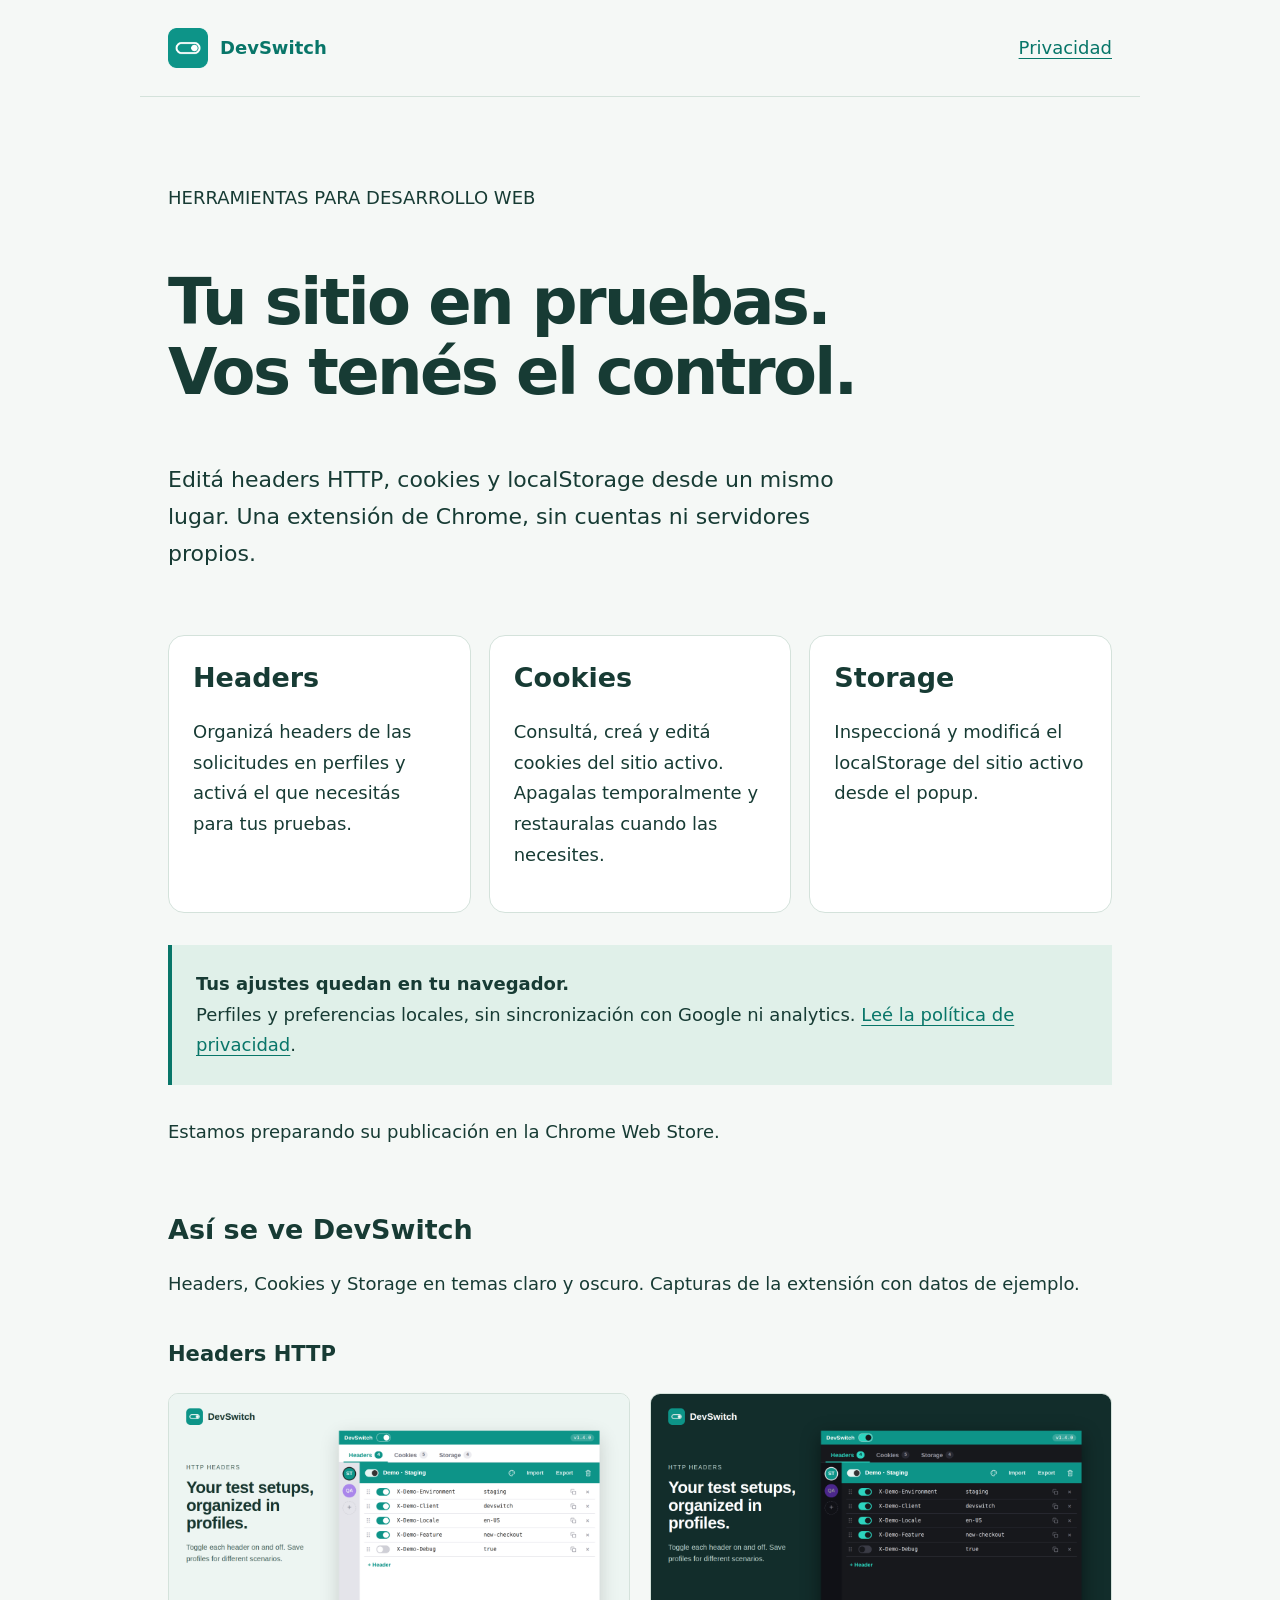
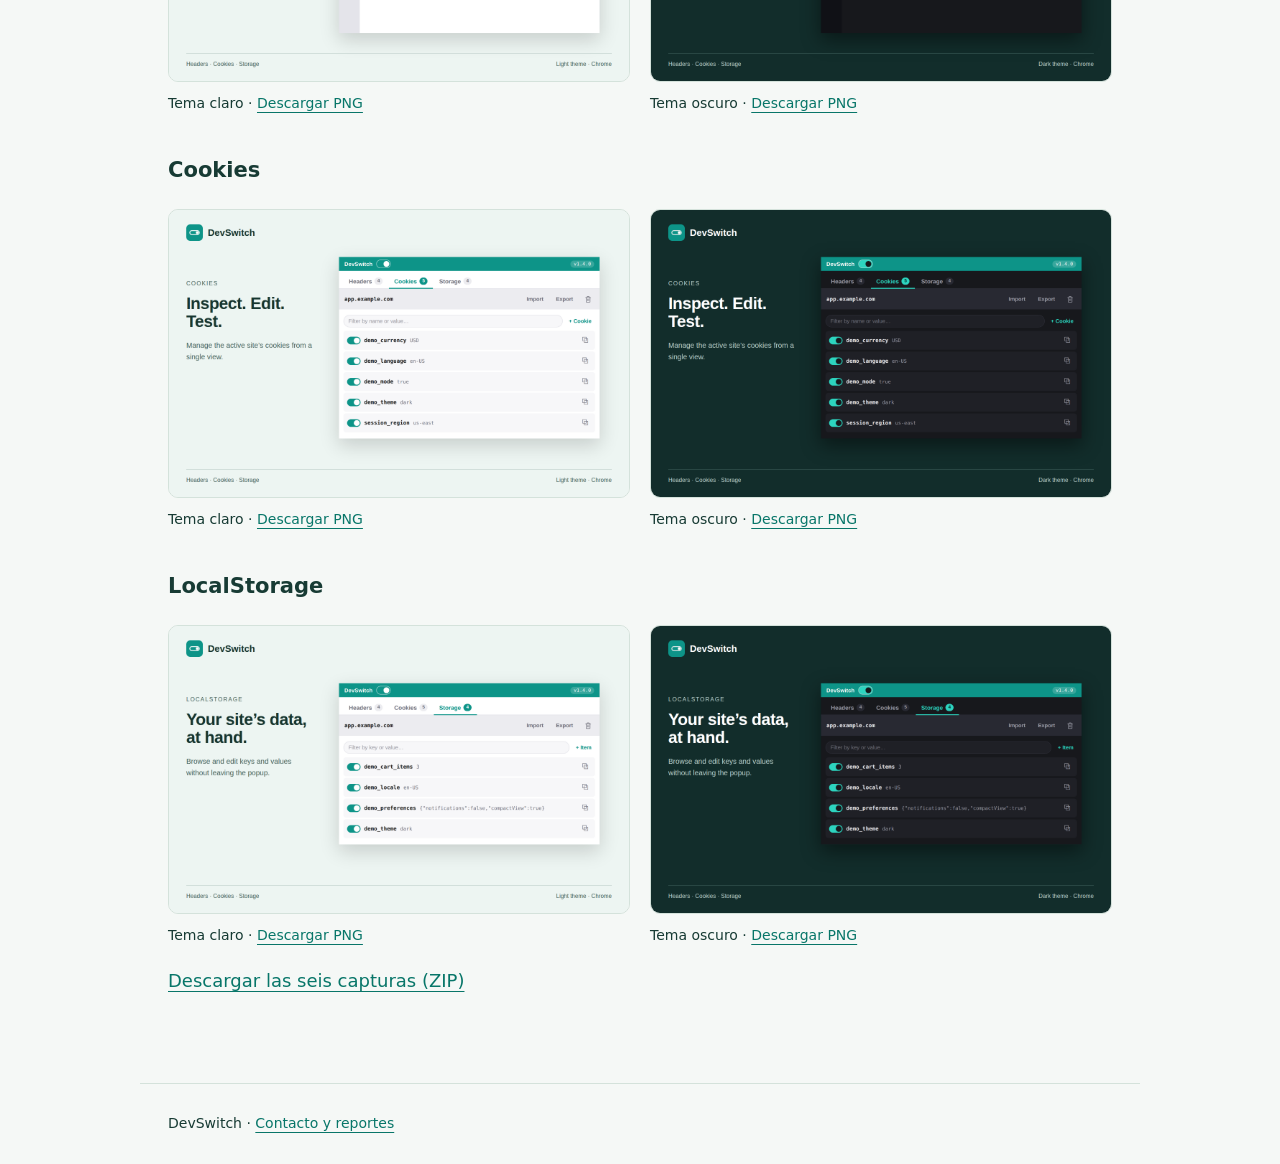
<file: index.html>
<!doctype html><html lang="es"><head><meta charset="utf-8"><meta name="viewport" content="width=device-width, initial-scale=1"><title>Herramientas para tu navegador — DevSwitch</title><meta name="description" content="Headers HTTP, cookies y localStorage en una extensión de Chrome. Funciones y privacidad de DevSwitch."><link rel="icon" href="./icon.png"><link rel="stylesheet" href="./style.css"></head><body><header><a class="brand" href="./"><img src="./icon.png" alt="">DevSwitch</a><a href="./privacy/">Privacidad</a></header><main class="home"><section class="hero"><p>HERRAMIENTAS PARA DESARROLLO WEB</p><h1>Tu sitio en pruebas.<br>Vos tenés el control.</h1><p class="intro">Editá headers HTTP, cookies y localStorage desde un mismo lugar. Una extensión de Chrome, sin cuentas ni servidores propios.</p></section><section class="cards" aria-label="Funciones"><article class="card"><h2>Headers</h2><p>Organizá headers de las solicitudes en perfiles y activá el que necesitás para tus pruebas.</p></article><article class="card"><h2>Cookies</h2><p>Consultá, creá y editá cookies del sitio activo. Apagalas temporalmente y restauralas cuando las necesites.</p></article><article class="card"><h2>Storage</h2><p>Inspeccioná y modificá el localStorage del sitio activo desde el popup.</p></article></section><aside class="note"><strong>Tus ajustes quedan en tu navegador.</strong><br>Perfiles y preferencias locales, sin sincronización con Google ni analytics. <a href="./privacy/">Leé la política de privacidad</a>.</aside><p>Estamos preparando su publicación en la Chrome Web Store.</p><section id="capturas" class="gallery"><h2>Así se ve DevSwitch</h2><p>Headers, Cookies y Storage en temas claro y oscuro. Capturas de la extensión con datos de ejemplo.</p><h3>Headers HTTP</h3><div class="gallery-pair"><figure><a href="./screenshots/store/headers-light.png" target="_blank" rel="noopener"><img src="./screenshots/store/headers-light.png" width="1280" height="800" loading="lazy" alt="DevSwitch: Headers HTTP, tema claro"></a><figcaption>Tema claro · <a href="./screenshots/store/headers-light.png" download>Descargar PNG</a></figcaption></figure><figure><a href="./screenshots/store/headers-dark.png" target="_blank" rel="noopener"><img src="./screenshots/store/headers-dark.png" width="1280" height="800" loading="lazy" alt="DevSwitch: Headers HTTP, tema oscuro"></a><figcaption>Tema oscuro · <a href="./screenshots/store/headers-dark.png" download>Descargar PNG</a></figcaption></figure></div><h3>Cookies</h3><div class="gallery-pair"><figure><a href="./screenshots/store/cookies-light.png" target="_blank" rel="noopener"><img src="./screenshots/store/cookies-light.png" width="1280" height="800" loading="lazy" alt="DevSwitch: Cookies, tema claro"></a><figcaption>Tema claro · <a href="./screenshots/store/cookies-light.png" download>Descargar PNG</a></figcaption></figure><figure><a href="./screenshots/store/cookies-dark.png" target="_blank" rel="noopener"><img src="./screenshots/store/cookies-dark.png" width="1280" height="800" loading="lazy" alt="DevSwitch: Cookies, tema oscuro"></a><figcaption>Tema oscuro · <a href="./screenshots/store/cookies-dark.png" download>Descargar PNG</a></figcaption></figure></div><h3>LocalStorage</h3><div class="gallery-pair"><figure><a href="./screenshots/store/storage-light.png" target="_blank" rel="noopener"><img src="./screenshots/store/storage-light.png" width="1280" height="800" loading="lazy" alt="DevSwitch: LocalStorage, tema claro"></a><figcaption>Tema claro · <a href="./screenshots/store/storage-light.png" download>Descargar PNG</a></figcaption></figure><figure><a href="./screenshots/store/storage-dark.png" target="_blank" rel="noopener"><img src="./screenshots/store/storage-dark.png" width="1280" height="800" loading="lazy" alt="DevSwitch: LocalStorage, tema oscuro"></a><figcaption>Tema oscuro · <a href="./screenshots/store/storage-dark.png" download>Descargar PNG</a></figcaption></figure></div><p><a href="./screenshots/devswitch-capturas-1280x800.zip" download>Descargar las seis capturas (ZIP)</a></p></section></main><footer>DevSwitch · <a href="https://github.com/jorgebarcos/devswitch-site/issues">Contacto y reportes</a></footer></body></html>
</file>
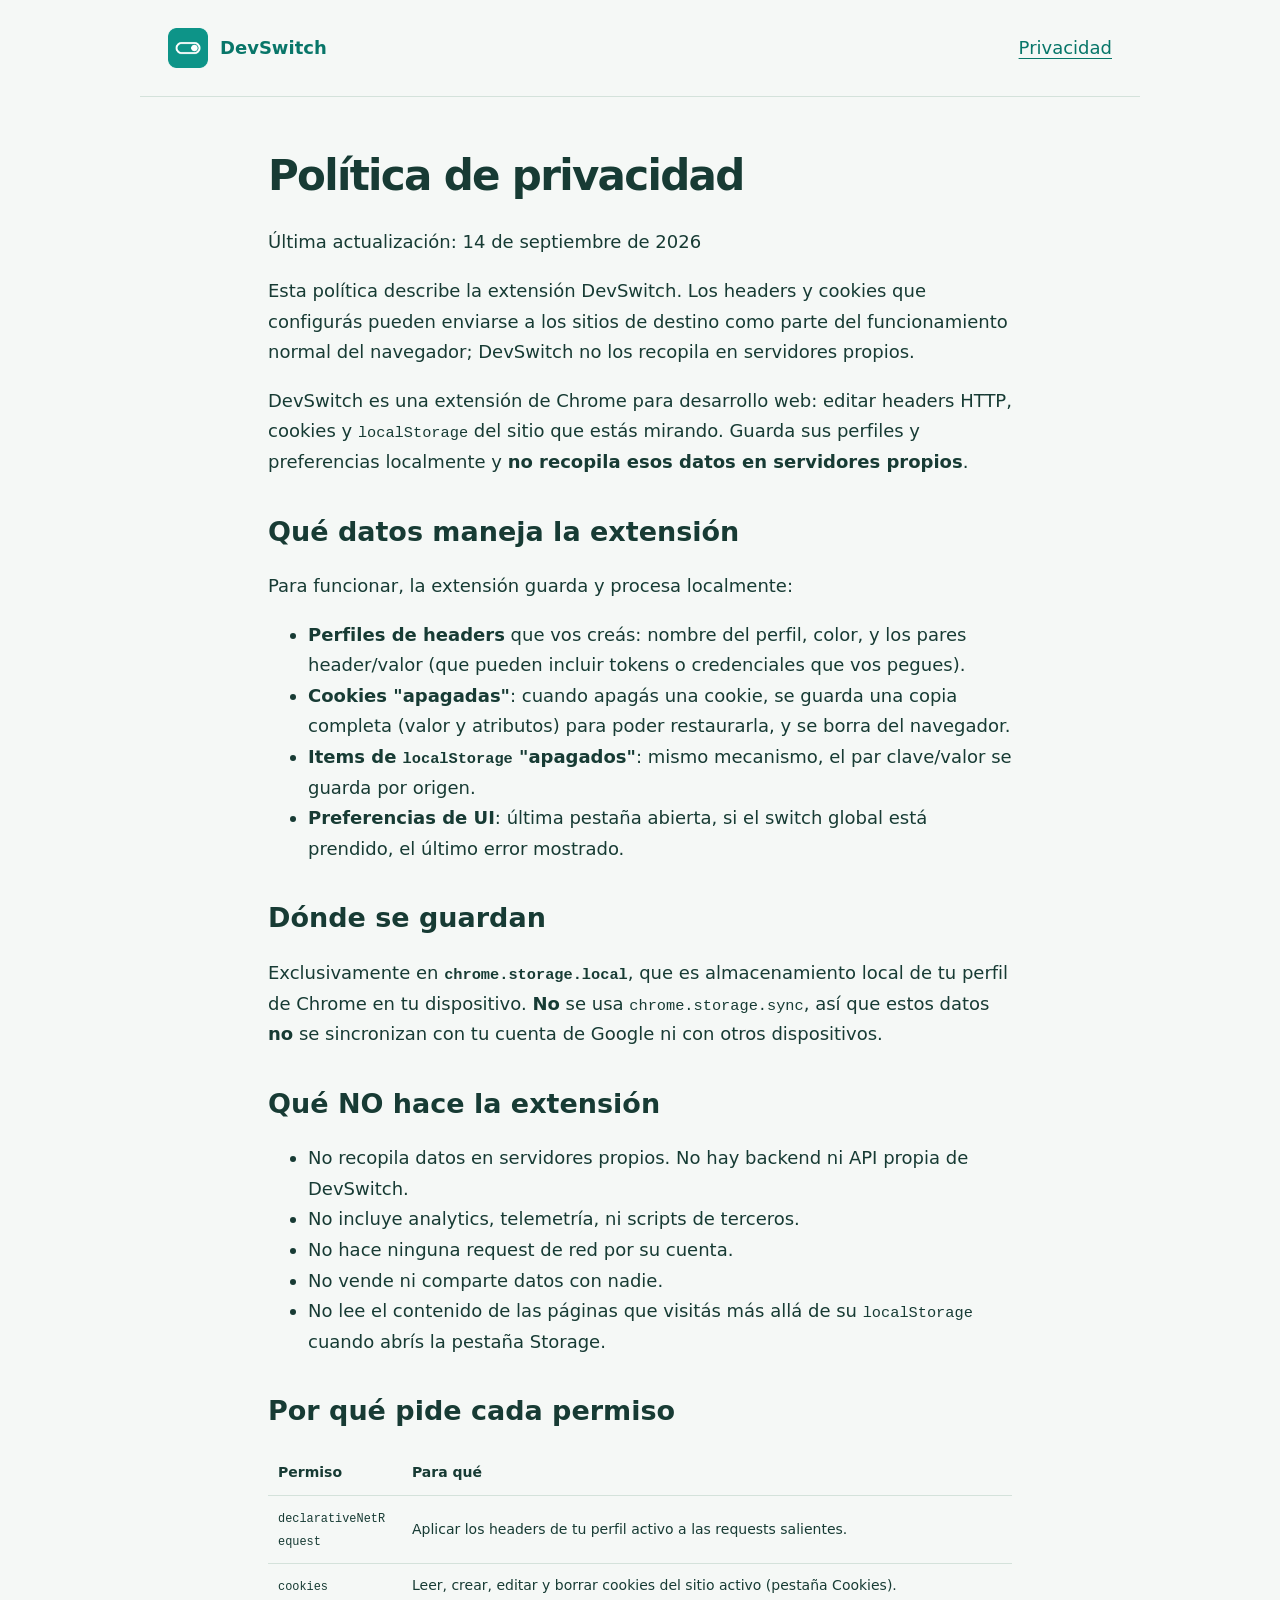
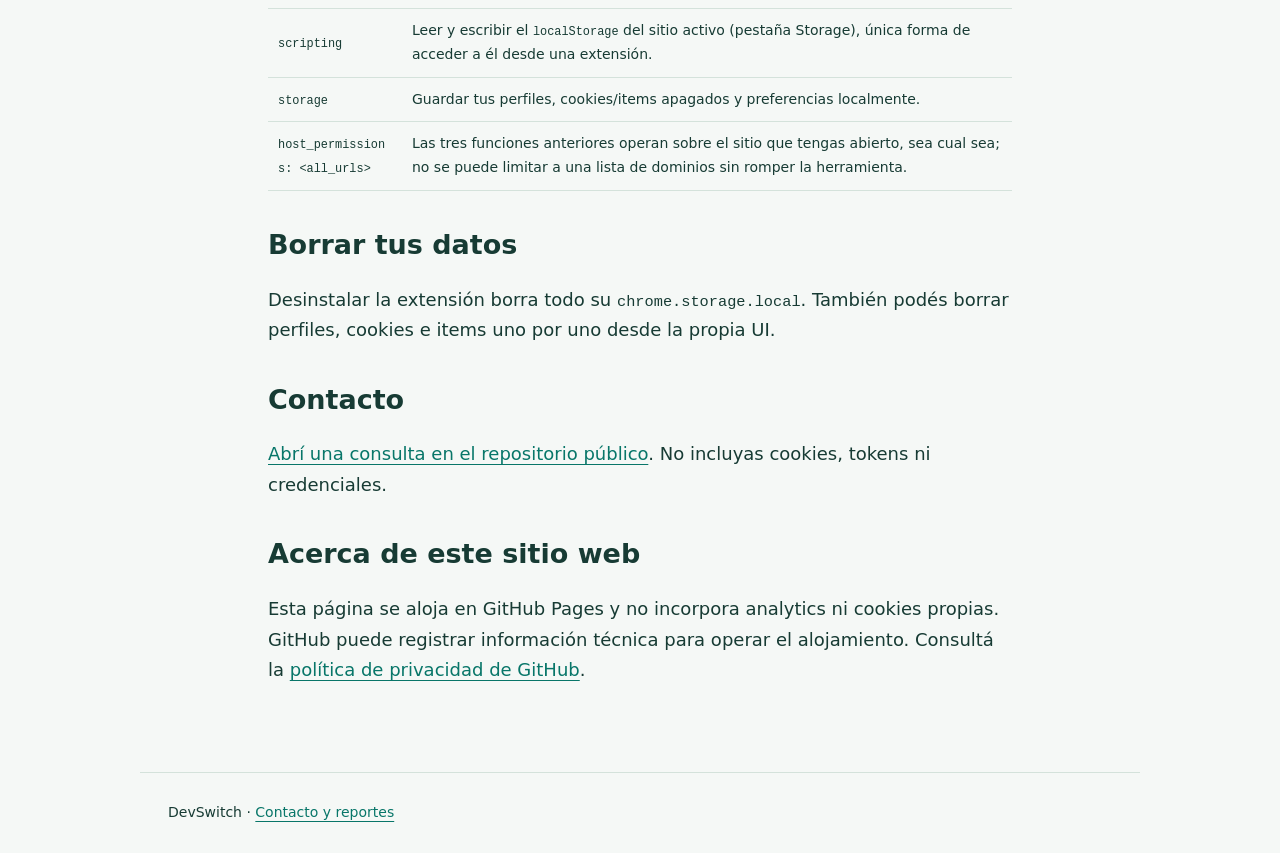
<file: privacy/index.html>
<!doctype html><html lang="es"><head><meta charset="utf-8"><meta name="viewport" content="width=device-width, initial-scale=1"><title>Política de privacidad — DevSwitch</title><meta name="description" content="Headers HTTP, cookies y localStorage en una extensión de Chrome. Funciones y privacidad de DevSwitch."><link rel="icon" href="../icon.png"><link rel="stylesheet" href="../style.css"></head><body><header><a class="brand" href="../"><img src="../icon.png" alt="">DevSwitch</a><a href="../privacy/">Privacidad</a></header><main class="policy"><h1>Política de privacidad</h1><p>Última actualización: 14 de septiembre de 2026</p><p>Esta política describe la extensión DevSwitch. Los headers y cookies que configurás pueden enviarse a los sitios de destino como parte del funcionamiento normal del navegador; DevSwitch no los recopila en servidores propios.</p><p>DevSwitch es una extensión de Chrome para desarrollo web: editar headers HTTP, cookies y <code>localStorage</code> del sitio que estás mirando. Guarda sus perfiles y preferencias localmente y <strong>no recopila esos datos en servidores propios</strong>.</p><h2>Qué datos maneja la extensión</h2><p>Para funcionar, la extensión guarda y procesa localmente:</p><ul><li><strong>Perfiles de headers</strong> que vos creás: nombre del perfil, color, y los pares   header/valor (que pueden incluir tokens o credenciales que vos pegues).</li><li><strong>Cookies &quot;apagadas&quot;</strong>: cuando apagás una cookie, se guarda una copia completa   (valor y atributos) para poder restaurarla, y se borra del navegador.</li><li><strong>Items de <code>localStorage</code> &quot;apagados&quot;</strong>: mismo mecanismo, el par clave/valor se   guarda por origen.</li><li><strong>Preferencias de UI</strong>: última pestaña abierta, si el switch global está   prendido, el último error mostrado.</li></ul><h2>Dónde se guardan</h2><p>Exclusivamente en <strong><code>chrome.storage.local</code></strong>, que es almacenamiento local de tu perfil de Chrome en tu dispositivo. <strong>No</strong> se usa <code>chrome.storage.sync</code>, así que estos datos <strong>no</strong> se sincronizan con tu cuenta de Google ni con otros dispositivos.</p><h2>Qué NO hace la extensión</h2><ul><li>No recopila datos en servidores propios. No hay backend ni API propia de DevSwitch.</li><li>No incluye analytics, telemetría, ni scripts de terceros.</li><li>No hace ninguna request de red por su cuenta.</li><li>No vende ni comparte datos con nadie.</li><li>No lee el contenido de las páginas que visitás más allá de su <code>localStorage</code>   cuando abrís la pestaña Storage.</li></ul><h2>Por qué pide cada permiso</h2><table><thead><tr><th>Permiso</th><th>Para qué</th></tr></thead><tbody><tr><td><code>declarativeNetRequest</code></td><td>Aplicar los headers de tu perfil activo a las requests salientes.</td></tr><tr><td><code>cookies</code></td><td>Leer, crear, editar y borrar cookies del sitio activo (pestaña Cookies).</td></tr><tr><td><code>scripting</code></td><td>Leer y escribir el <code>localStorage</code> del sitio activo (pestaña Storage), única forma de acceder a él desde una extensión.</td></tr><tr><td><code>storage</code></td><td>Guardar tus perfiles, cookies/items apagados y preferencias localmente.</td></tr><tr><td><code>host_permissions: &lt;all_urls&gt;</code></td><td>Las tres funciones anteriores operan sobre el sitio que tengas abierto, sea cual sea; no se puede limitar a una lista de dominios sin romper la herramienta.</td></tr></tbody></table><h2>Borrar tus datos</h2><p>Desinstalar la extensión borra todo su <code>chrome.storage.local</code>. También podés borrar perfiles, cookies e items uno por uno desde la propia UI.</p><h2>Contacto</h2><p><a href="https://github.com/jorgebarcos/devswitch-site/issues">Abrí una consulta en el repositorio público</a>. No incluyas cookies, tokens ni credenciales.</p><h2>Acerca de este sitio web</h2><p>Esta página se aloja en GitHub Pages y no incorpora analytics ni cookies propias. GitHub puede registrar información técnica para operar el alojamiento. Consultá la <a href="https://docs.github.com/en/site-policy/privacy-policies/github-general-privacy-statement">política de privacidad de GitHub</a>.</p></main><footer>DevSwitch · <a href="https://github.com/jorgebarcos/devswitch-site/issues">Contacto y reportes</a></footer></body></html>
</file>
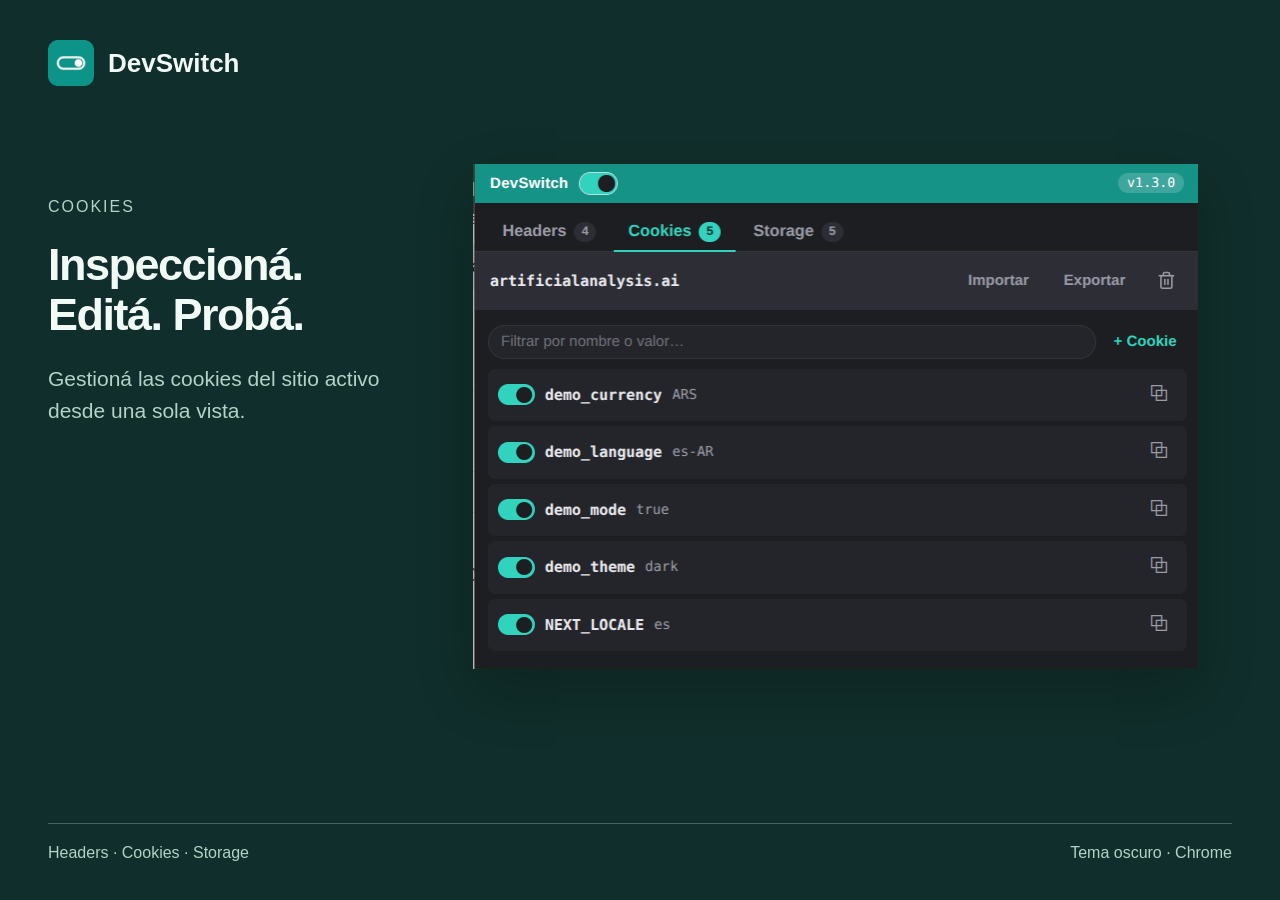
<file: screenshots/layouts/cookies-dark.html>
<!doctype html><html lang="es"><meta charset="utf-8"><title>DevSwitch · Cookies</title><style>*{box-sizing:border-box}html,body{margin:0;width:1280px;height:800px;overflow:hidden}body{background:#102e2b;color:#f2faf6;font-family:Arial,sans-serif}header{position:absolute;left:48px;top:40px;display:flex;align-items:center;gap:14px;font-size:26px;font-weight:bold}header img{width:46px;height:46px}.copy{position:absolute;left:48px;top:198px;width:344px}.label{font-size:16px;text-transform:uppercase;letter-spacing:2px;color:#b5d2c6}h1{font-size:45px;line-height:1.1;letter-spacing:-1.5px;margin:24px 0}p{font-size:21px;line-height:1.5;color:#b5d2c6}.screen{position:absolute;left:438px;top:132px;width:794px;height:568px;display:flex;align-items:center;justify-content:center}.screen img{max-width:100%;max-height:100%;width:auto;height:auto;box-shadow:0 22px 55px #0003}footer{position:absolute;bottom:38px;left:48px;right:48px;border-top:1px solid #b5d2c655;padding-top:20px;display:flex;justify-content:space-between;font-size:16px;color:#b5d2c6}</style><header><img src="../../icon.png" alt="">DevSwitch</header><div class="copy"><div class="label">Cookies</div><h1>Inspeccioná. Editá. Probá.</h1><p>Gestioná las cookies del sitio activo desde una sola vista.</p></div><div class="screen"><img src="../originals/cookies-dark.png" alt="Captura real de Cookies"></div><footer><span>Headers · Cookies · Storage</span><span>Tema oscuro · Chrome</span></footer></html>
</file>
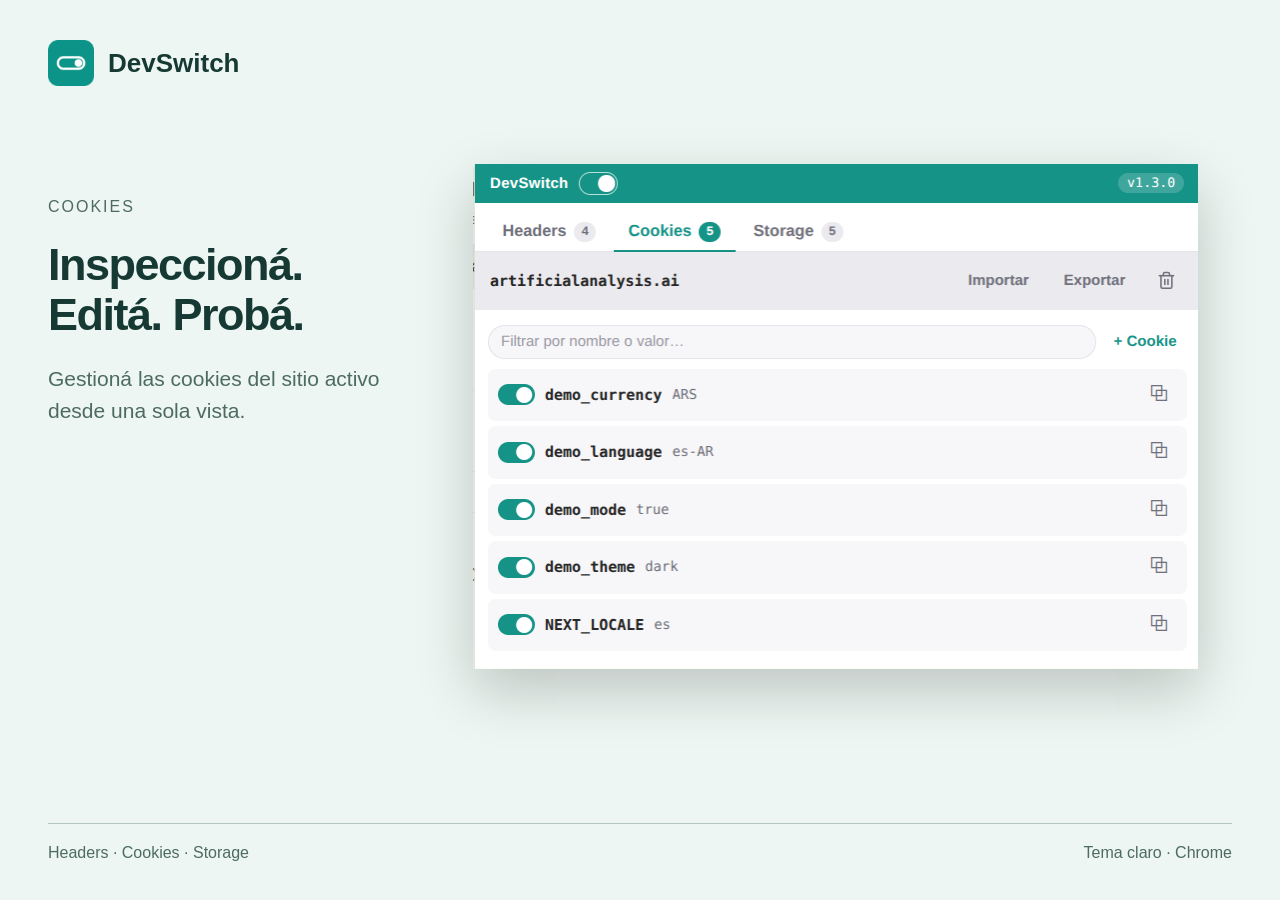
<file: screenshots/layouts/cookies-light.html>
<!doctype html><html lang="es"><meta charset="utf-8"><title>DevSwitch · Cookies</title><style>*{box-sizing:border-box}html,body{margin:0;width:1280px;height:800px;overflow:hidden}body{background:#edf6f2;color:#163a33;font-family:Arial,sans-serif}header{position:absolute;left:48px;top:40px;display:flex;align-items:center;gap:14px;font-size:26px;font-weight:bold}header img{width:46px;height:46px}.copy{position:absolute;left:48px;top:198px;width:344px}.label{font-size:16px;text-transform:uppercase;letter-spacing:2px;color:#4d6b60}h1{font-size:45px;line-height:1.1;letter-spacing:-1.5px;margin:24px 0}p{font-size:21px;line-height:1.5;color:#4d6b60}.screen{position:absolute;left:438px;top:132px;width:794px;height:568px;display:flex;align-items:center;justify-content:center}.screen img{max-width:100%;max-height:100%;width:auto;height:auto;box-shadow:0 22px 55px #0003}footer{position:absolute;bottom:38px;left:48px;right:48px;border-top:1px solid #4d6b6055;padding-top:20px;display:flex;justify-content:space-between;font-size:16px;color:#4d6b60}</style><header><img src="../../icon.png" alt="">DevSwitch</header><div class="copy"><div class="label">Cookies</div><h1>Inspeccioná. Editá. Probá.</h1><p>Gestioná las cookies del sitio activo desde una sola vista.</p></div><div class="screen"><img src="../originals/cookies-light.png" alt="Captura real de Cookies"></div><footer><span>Headers · Cookies · Storage</span><span>Tema claro · Chrome</span></footer></html>
</file>
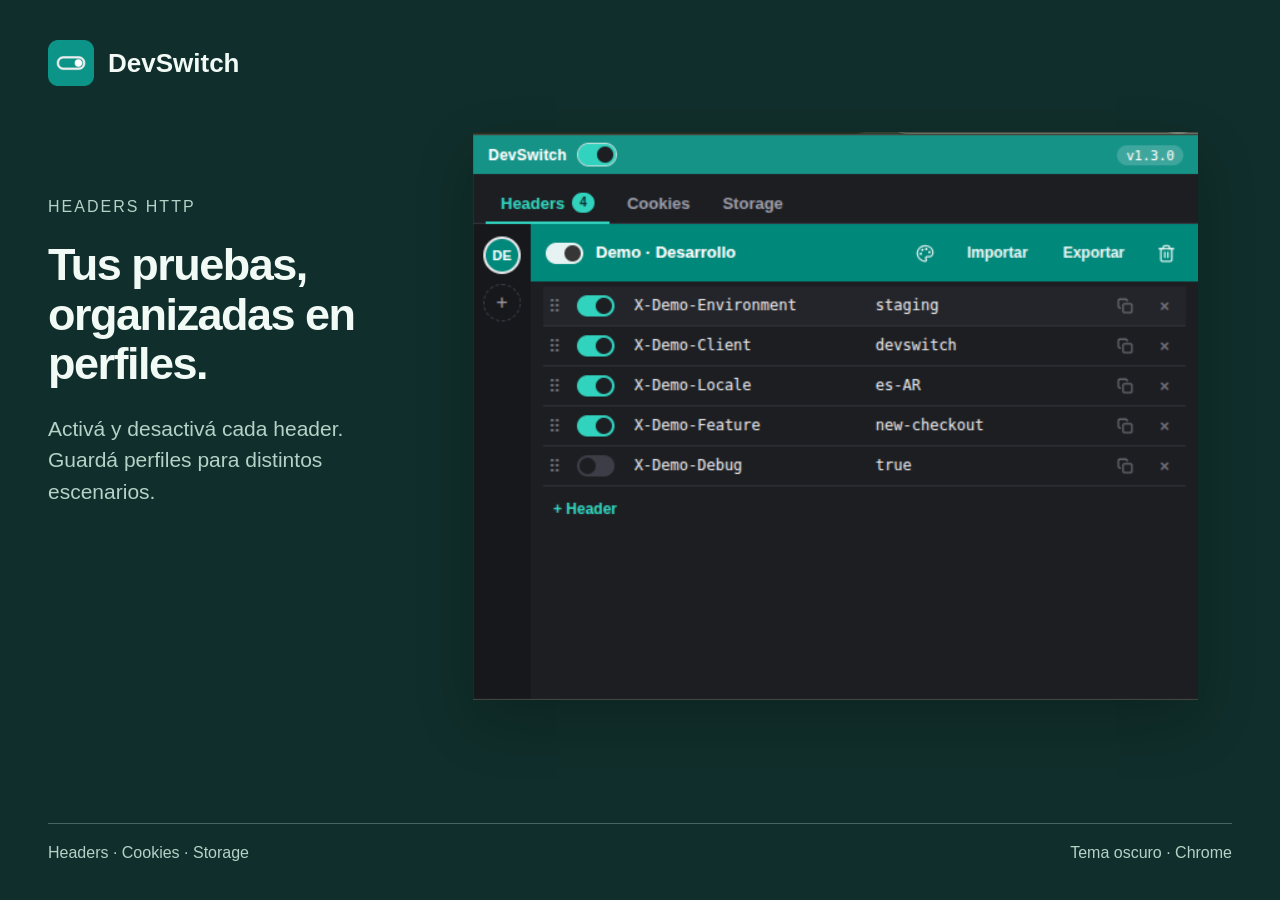
<file: screenshots/layouts/headers-dark.html>
<!doctype html><html lang="es"><meta charset="utf-8"><title>DevSwitch · Headers HTTP</title><style>*{box-sizing:border-box}html,body{margin:0;width:1280px;height:800px;overflow:hidden}body{background:#102e2b;color:#f2faf6;font-family:Arial,sans-serif}header{position:absolute;left:48px;top:40px;display:flex;align-items:center;gap:14px;font-size:26px;font-weight:bold}header img{width:46px;height:46px}.copy{position:absolute;left:48px;top:198px;width:344px}.label{font-size:16px;text-transform:uppercase;letter-spacing:2px;color:#b5d2c6}h1{font-size:45px;line-height:1.1;letter-spacing:-1.5px;margin:24px 0}p{font-size:21px;line-height:1.5;color:#b5d2c6}.screen{position:absolute;left:438px;top:132px;width:794px;height:568px;display:flex;align-items:center;justify-content:center}.screen img{max-width:100%;max-height:100%;width:auto;height:auto;box-shadow:0 22px 55px #0003}footer{position:absolute;bottom:38px;left:48px;right:48px;border-top:1px solid #b5d2c655;padding-top:20px;display:flex;justify-content:space-between;font-size:16px;color:#b5d2c6}</style><header><img src="../../icon.png" alt="">DevSwitch</header><div class="copy"><div class="label">Headers HTTP</div><h1>Tus pruebas, organizadas en perfiles.</h1><p>Activá y desactivá cada header. Guardá perfiles para distintos escenarios.</p></div><div class="screen"><img src="../originals/headers-dark.png" alt="Captura real de Headers HTTP"></div><footer><span>Headers · Cookies · Storage</span><span>Tema oscuro · Chrome</span></footer></html>
</file>
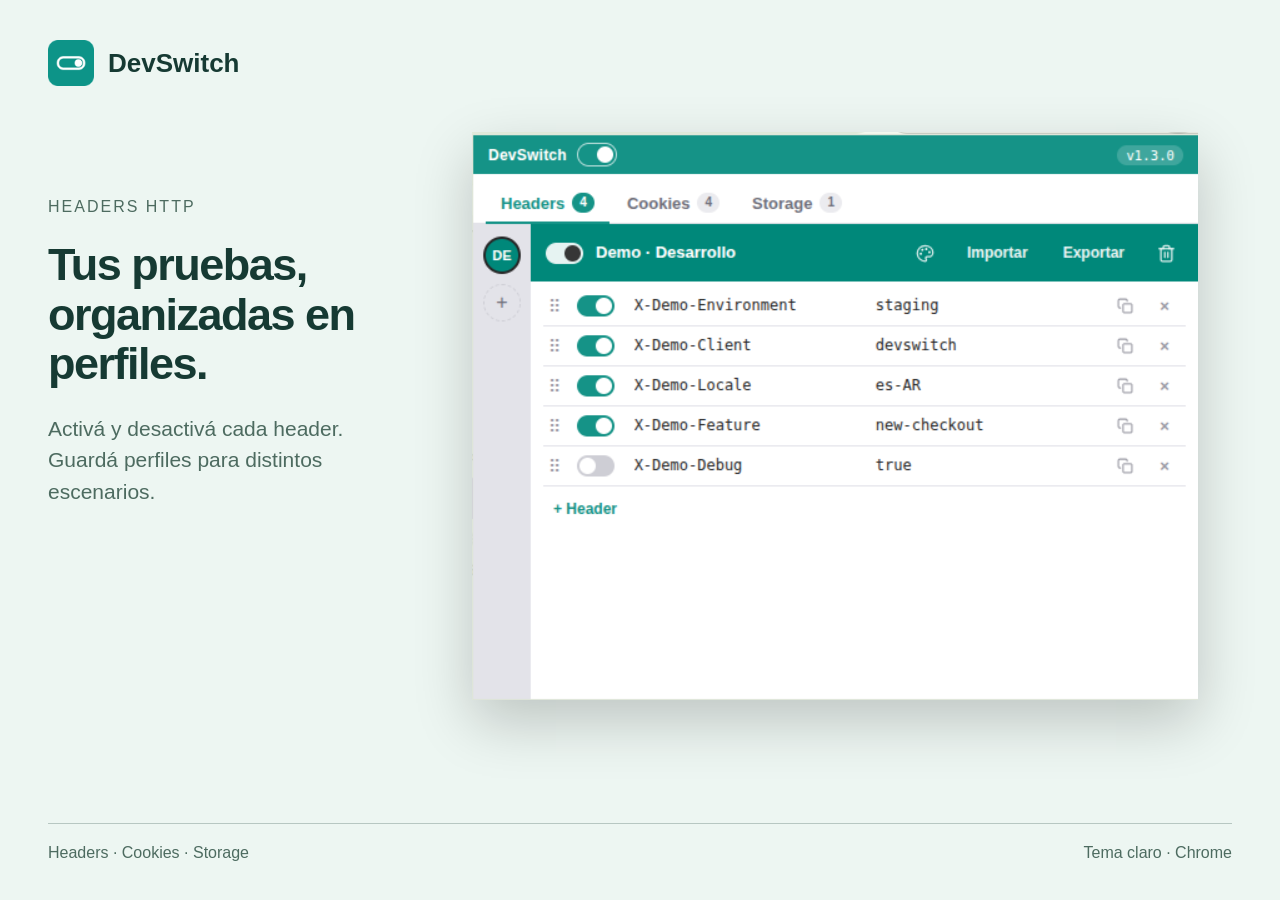
<file: screenshots/layouts/headers-light.html>
<!doctype html><html lang="es"><meta charset="utf-8"><title>DevSwitch · Headers HTTP</title><style>*{box-sizing:border-box}html,body{margin:0;width:1280px;height:800px;overflow:hidden}body{background:#edf6f2;color:#163a33;font-family:Arial,sans-serif}header{position:absolute;left:48px;top:40px;display:flex;align-items:center;gap:14px;font-size:26px;font-weight:bold}header img{width:46px;height:46px}.copy{position:absolute;left:48px;top:198px;width:344px}.label{font-size:16px;text-transform:uppercase;letter-spacing:2px;color:#4d6b60}h1{font-size:45px;line-height:1.1;letter-spacing:-1.5px;margin:24px 0}p{font-size:21px;line-height:1.5;color:#4d6b60}.screen{position:absolute;left:438px;top:132px;width:794px;height:568px;display:flex;align-items:center;justify-content:center}.screen img{max-width:100%;max-height:100%;width:auto;height:auto;box-shadow:0 22px 55px #0003}footer{position:absolute;bottom:38px;left:48px;right:48px;border-top:1px solid #4d6b6055;padding-top:20px;display:flex;justify-content:space-between;font-size:16px;color:#4d6b60}</style><header><img src="../../icon.png" alt="">DevSwitch</header><div class="copy"><div class="label">Headers HTTP</div><h1>Tus pruebas, organizadas en perfiles.</h1><p>Activá y desactivá cada header. Guardá perfiles para distintos escenarios.</p></div><div class="screen"><img src="../originals/headers-light.png" alt="Captura real de Headers HTTP"></div><footer><span>Headers · Cookies · Storage</span><span>Tema claro · Chrome</span></footer></html>
</file>
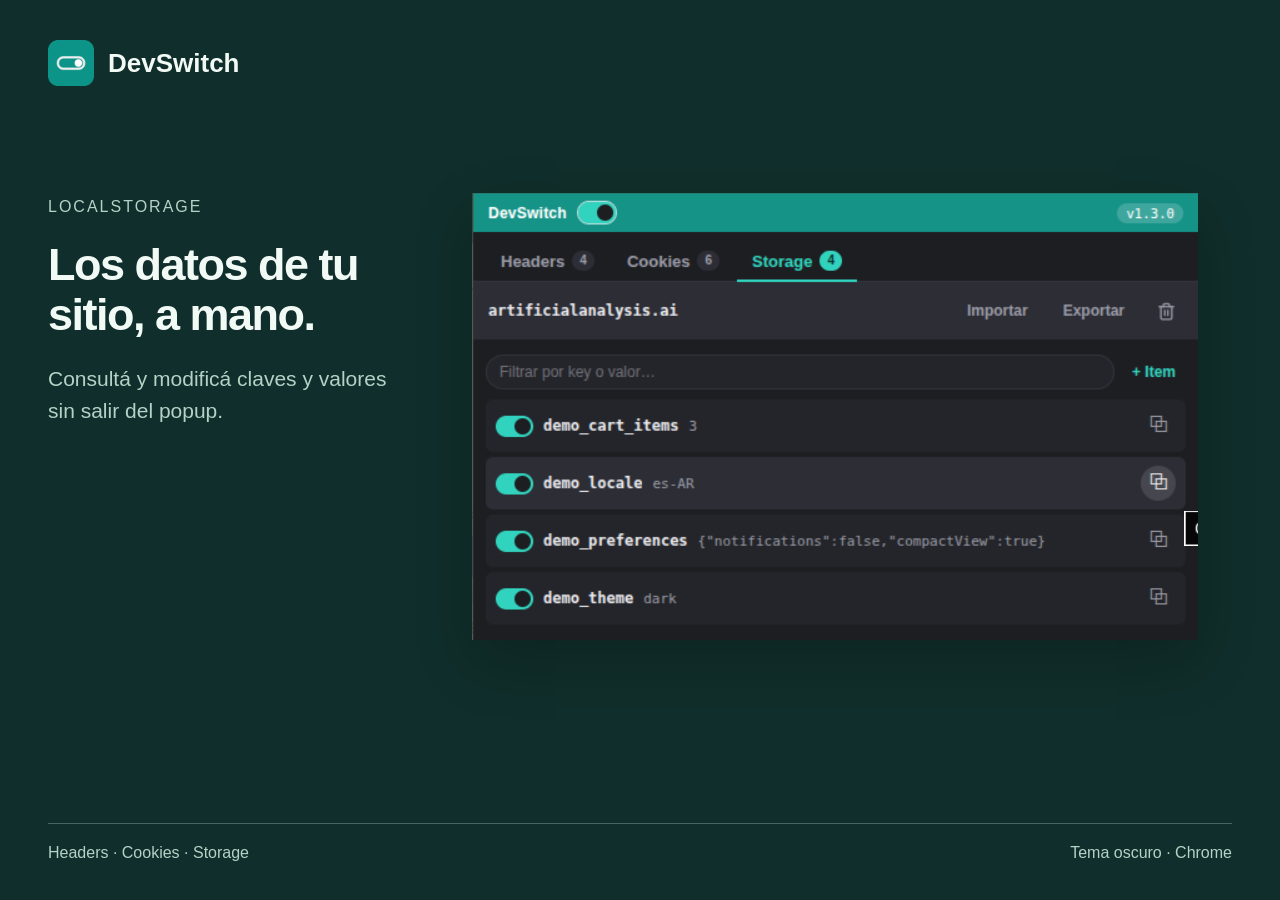
<file: screenshots/layouts/storage-dark.html>
<!doctype html><html lang="es"><meta charset="utf-8"><title>DevSwitch · LocalStorage</title><style>*{box-sizing:border-box}html,body{margin:0;width:1280px;height:800px;overflow:hidden}body{background:#102e2b;color:#f2faf6;font-family:Arial,sans-serif}header{position:absolute;left:48px;top:40px;display:flex;align-items:center;gap:14px;font-size:26px;font-weight:bold}header img{width:46px;height:46px}.copy{position:absolute;left:48px;top:198px;width:344px}.label{font-size:16px;text-transform:uppercase;letter-spacing:2px;color:#b5d2c6}h1{font-size:45px;line-height:1.1;letter-spacing:-1.5px;margin:24px 0}p{font-size:21px;line-height:1.5;color:#b5d2c6}.screen{position:absolute;left:438px;top:132px;width:794px;height:568px;display:flex;align-items:center;justify-content:center}.screen img{max-width:100%;max-height:100%;width:auto;height:auto;box-shadow:0 22px 55px #0003}footer{position:absolute;bottom:38px;left:48px;right:48px;border-top:1px solid #b5d2c655;padding-top:20px;display:flex;justify-content:space-between;font-size:16px;color:#b5d2c6}</style><header><img src="../../icon.png" alt="">DevSwitch</header><div class="copy"><div class="label">LocalStorage</div><h1>Los datos de tu sitio, a mano.</h1><p>Consultá y modificá claves y valores sin salir del popup.</p></div><div class="screen"><img src="../originals/storage-dark.png" alt="Captura real de LocalStorage"></div><footer><span>Headers · Cookies · Storage</span><span>Tema oscuro · Chrome</span></footer></html>
</file>
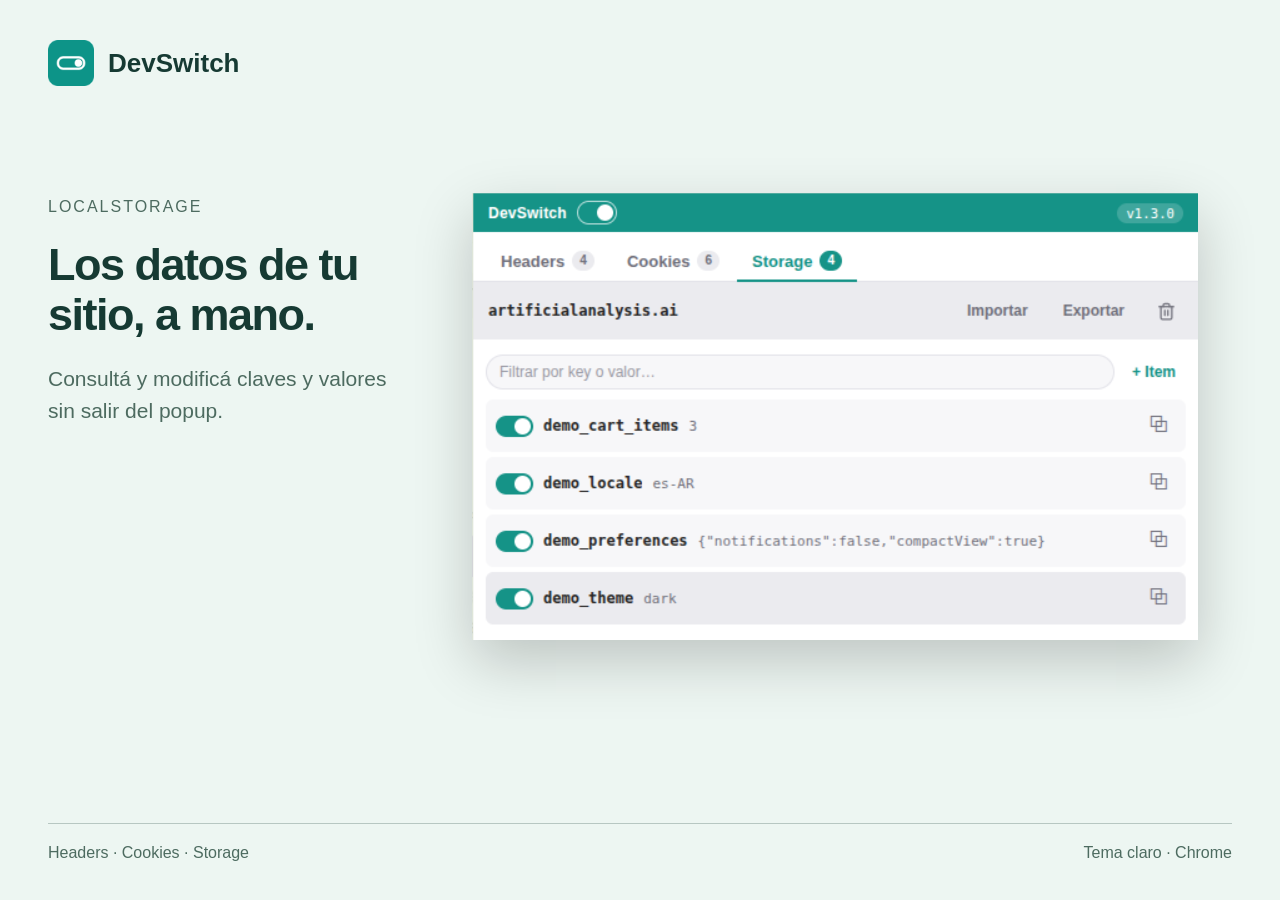
<file: screenshots/layouts/storage-light.html>
<!doctype html><html lang="es"><meta charset="utf-8"><title>DevSwitch · LocalStorage</title><style>*{box-sizing:border-box}html,body{margin:0;width:1280px;height:800px;overflow:hidden}body{background:#edf6f2;color:#163a33;font-family:Arial,sans-serif}header{position:absolute;left:48px;top:40px;display:flex;align-items:center;gap:14px;font-size:26px;font-weight:bold}header img{width:46px;height:46px}.copy{position:absolute;left:48px;top:198px;width:344px}.label{font-size:16px;text-transform:uppercase;letter-spacing:2px;color:#4d6b60}h1{font-size:45px;line-height:1.1;letter-spacing:-1.5px;margin:24px 0}p{font-size:21px;line-height:1.5;color:#4d6b60}.screen{position:absolute;left:438px;top:132px;width:794px;height:568px;display:flex;align-items:center;justify-content:center}.screen img{max-width:100%;max-height:100%;width:auto;height:auto;box-shadow:0 22px 55px #0003}footer{position:absolute;bottom:38px;left:48px;right:48px;border-top:1px solid #4d6b6055;padding-top:20px;display:flex;justify-content:space-between;font-size:16px;color:#4d6b60}</style><header><img src="../../icon.png" alt="">DevSwitch</header><div class="copy"><div class="label">LocalStorage</div><h1>Los datos de tu sitio, a mano.</h1><p>Consultá y modificá claves y valores sin salir del popup.</p></div><div class="screen"><img src="../originals/storage-light.png" alt="Captura real de LocalStorage"></div><footer><span>Headers · Cookies · Storage</span><span>Tema claro · Chrome</span></footer></html>
</file>
<file: style.css>
*{box-sizing:border-box}body{margin:0;background:#f5f8f6;color:#173b34;font:18px/1.7 system-ui,sans-serif}header,main,footer{max-width:1000px;margin:auto;padding:28px}header{border-bottom:1px solid #d4e2db;display:flex;justify-content:space-between;align-items:center}a{color:#087669;text-underline-offset:4px}.brand{display:flex;align-items:center;gap:12px;text-decoration:none;font-weight:750}.brand img{width:40px;height:40px}h1{font-size:clamp(36px,6vw,64px);line-height:1.1;letter-spacing:-.04em}h2{line-height:1.3}.hero{padding:40px 0}.intro{max-width:690px;font-size:22px}.cards{display:grid;grid-template-columns:repeat(3,1fr);gap:18px}.card{background:white;padding:24px;border:1px solid #d4e2db;border-radius:16px}.card h2{margin-top:0}.note{background:#e0f0e9;border-left:4px solid #087669;padding:24px;margin:32px 0}.policy{max-width:800px}.policy h1{font-size:42px}.policy h2{margin-top:36px}footer{border-top:1px solid #d4e2db;font-size:14px;margin-top:40px}table{width:100%;border-collapse:collapse;font-size:14px}td,th{padding:10px;border-bottom:1px solid #d4e2db;text-align:left;overflow-wrap:anywhere}code{font-size:.85em;overflow-wrap:anywhere}a:focus-visible{outline:3px solid #087669;outline-offset:4px}@media(max-width:650px){.cards{grid-template-columns:1fr}header,main,footer{padding:20px}}
.gallery{margin-top:64px}.gallery h3{margin-top:36px}.gallery-pair{display:grid;grid-template-columns:1fr 1fr;gap:20px}.gallery figure{margin:0}.gallery img{display:block;width:100%;height:auto;border-radius:10px;border:1px solid #d4e2db}.gallery figcaption{font-size:14px;margin-top:10px}@media(max-width:700px){.gallery-pair{grid-template-columns:1fr}}
</file>
